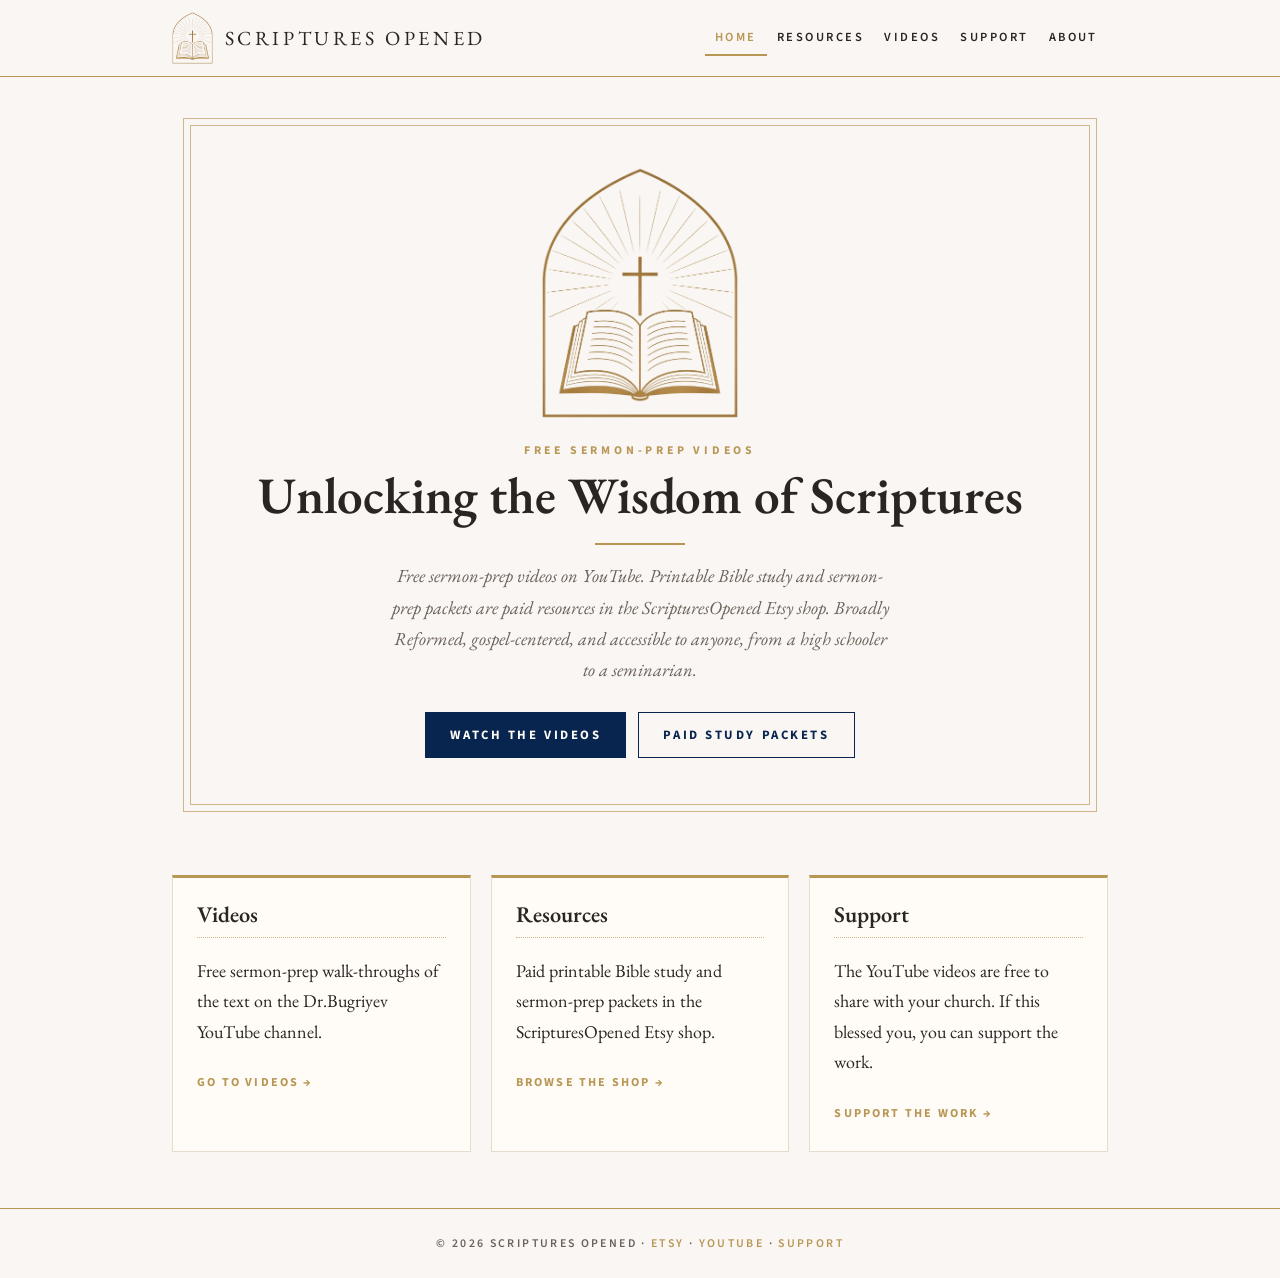
<file: index.html>
<!doctype html><html lang="en"><head><meta charset="utf-8"><meta name="viewport" content="width=device-width,initial-scale=1"><title>Scriptures Opened — Unlocking the Wisdom of Scriptures</title><meta name="description" content="Free sermon-prep videos on YouTube. Printable Bible study and sermon-prep packets are paid resources in the ScripturesOpened Etsy shop."><meta name="google-site-verification" content="rvIkJ3cmFPD6bxszU8qhyL5rmLVnvk7jRpYI6cbg39Y"><link rel="icon" href="assets/logo.png"><link rel="preconnect" href="https://fonts.gstatic.com"><link rel="stylesheet" href="https://fonts.googleapis.com/css2?family=EB+Garamond:ital,wght@0,400;0,500;0,600;1,400&family=Source+Sans+3:wght@400;600;700&display=swap"><link rel="stylesheet" href="styles.css"></head><body>
<header><div class="wrap"><a class="brand" href="index.html"><img src="assets/arch_small.png" alt="">Scriptures Opened</a><nav><a href="index.html" aria-current="page">Home</a><a href="resources.html">Resources</a><a href="videos.html">Videos</a><a href="support.html">Support</a><a href="about.html">About</a></nav></div></header>
<div class="hero"><div class="wrap"><img class="lockup" src="assets/arch.png" alt="Scriptures Opened logo"><p class="eyebrow">Free sermon-prep videos</p><h1>Unlocking the Wisdom of Scriptures</h1><p>Free sermon-prep videos on YouTube. Printable Bible study and sermon-prep packets are paid resources in the ScripturesOpened Etsy shop. Broadly Reformed, gospel-centered, and accessible to anyone, from a high schooler to a seminarian.</p><a class="btn" href="videos.html">Watch the videos</a><a class="btn alt" href="resources.html">Paid study packets</a></div></div><main><section><div class="wrap"><div class="cards"><div class="card"><h3>Videos</h3><p>Free sermon-prep walk-throughs of the text on the Dr.Bugriyev YouTube channel.</p><a href="videos.html">Go to videos &rarr;</a></div><div class="card"><h3>Resources</h3><p>Paid printable Bible study and sermon-prep packets in the ScripturesOpened Etsy shop.</p><a href="resources.html">Browse the shop &rarr;</a></div><div class="card"><h3>Support</h3><p>The YouTube videos are free to share with your church. If this blessed you, you can support the work.</p><a href="support.html">Support the work &rarr;</a></div></div></div></section></main>
<footer><div class="wrap">&copy; 2026 Scriptures Opened &middot; <a href="https://www.etsy.com/shop/ScripturesOpened">Etsy</a> &middot; <a href="https://www.youtube.com/@Dr.Bugriyev">YouTube</a> &middot; <a href="https://buymeacoffee.com/scripturesopened">Support</a></div></footer></body></html>
</file>
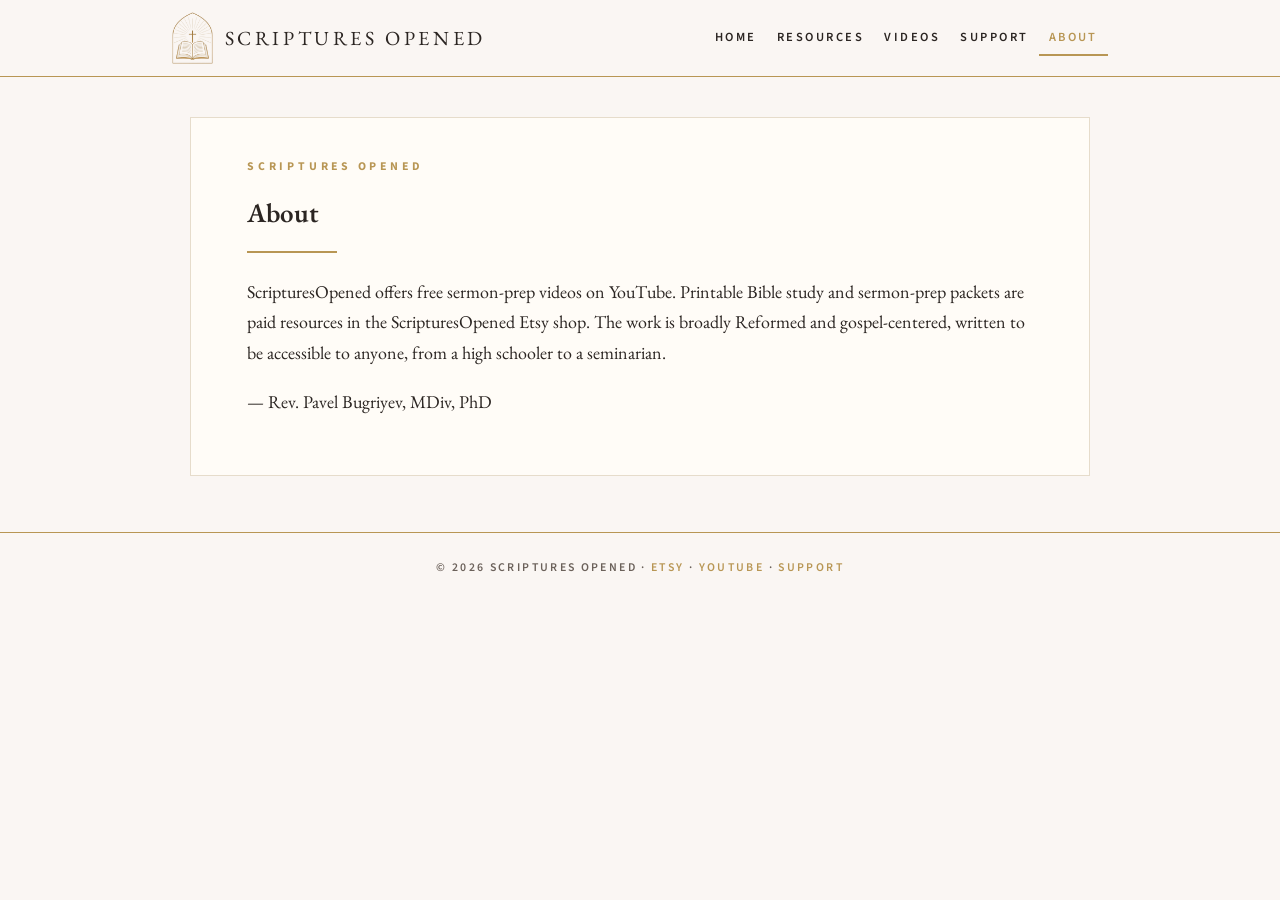
<file: about.html>
<!doctype html><html lang="en"><head><meta charset="utf-8"><meta name="viewport" content="width=device-width,initial-scale=1"><title>About — Scriptures Opened</title><meta name="description" content="Free sermon-prep videos on YouTube. Printable Bible study and sermon-prep packets are paid resources in the ScripturesOpened Etsy shop."><link rel="icon" href="assets/logo.png"><link rel="preconnect" href="https://fonts.gstatic.com"><link rel="stylesheet" href="https://fonts.googleapis.com/css2?family=EB+Garamond:ital,wght@0,400;0,500;0,600;1,400&family=Source+Sans+3:wght@400;600;700&display=swap"><link rel="stylesheet" href="styles.css"></head><body>
<header><div class="wrap"><a class="brand" href="index.html"><img src="assets/arch_small.png" alt="">Scriptures Opened</a><nav><a href="index.html">Home</a><a href="resources.html">Resources</a><a href="videos.html">Videos</a><a href="support.html">Support</a><a href="about.html" aria-current="page">About</a></nav></div></header>
<main><section><div class="wrap sheet"><p class="eyebrow">Scriptures Opened</p><h1>About</h1><hr class="gold"><p>ScripturesOpened offers free sermon-prep videos on YouTube. Printable Bible study and sermon-prep packets are paid resources in the ScripturesOpened Etsy shop. The work is broadly Reformed and gospel-centered, written to be accessible to anyone, from a high schooler to a seminarian.</p><p>&mdash; Rev. Pavel Bugriyev, MDiv, PhD</p></div></section></main>
<footer><div class="wrap">&copy; 2026 Scriptures Opened &middot; <a href="https://www.etsy.com/shop/ScripturesOpened">Etsy</a> &middot; <a href="https://www.youtube.com/@Dr.Bugriyev">YouTube</a> &middot; <a href="https://buymeacoffee.com/scripturesopened">Support</a></div></footer></body></html>
</file>
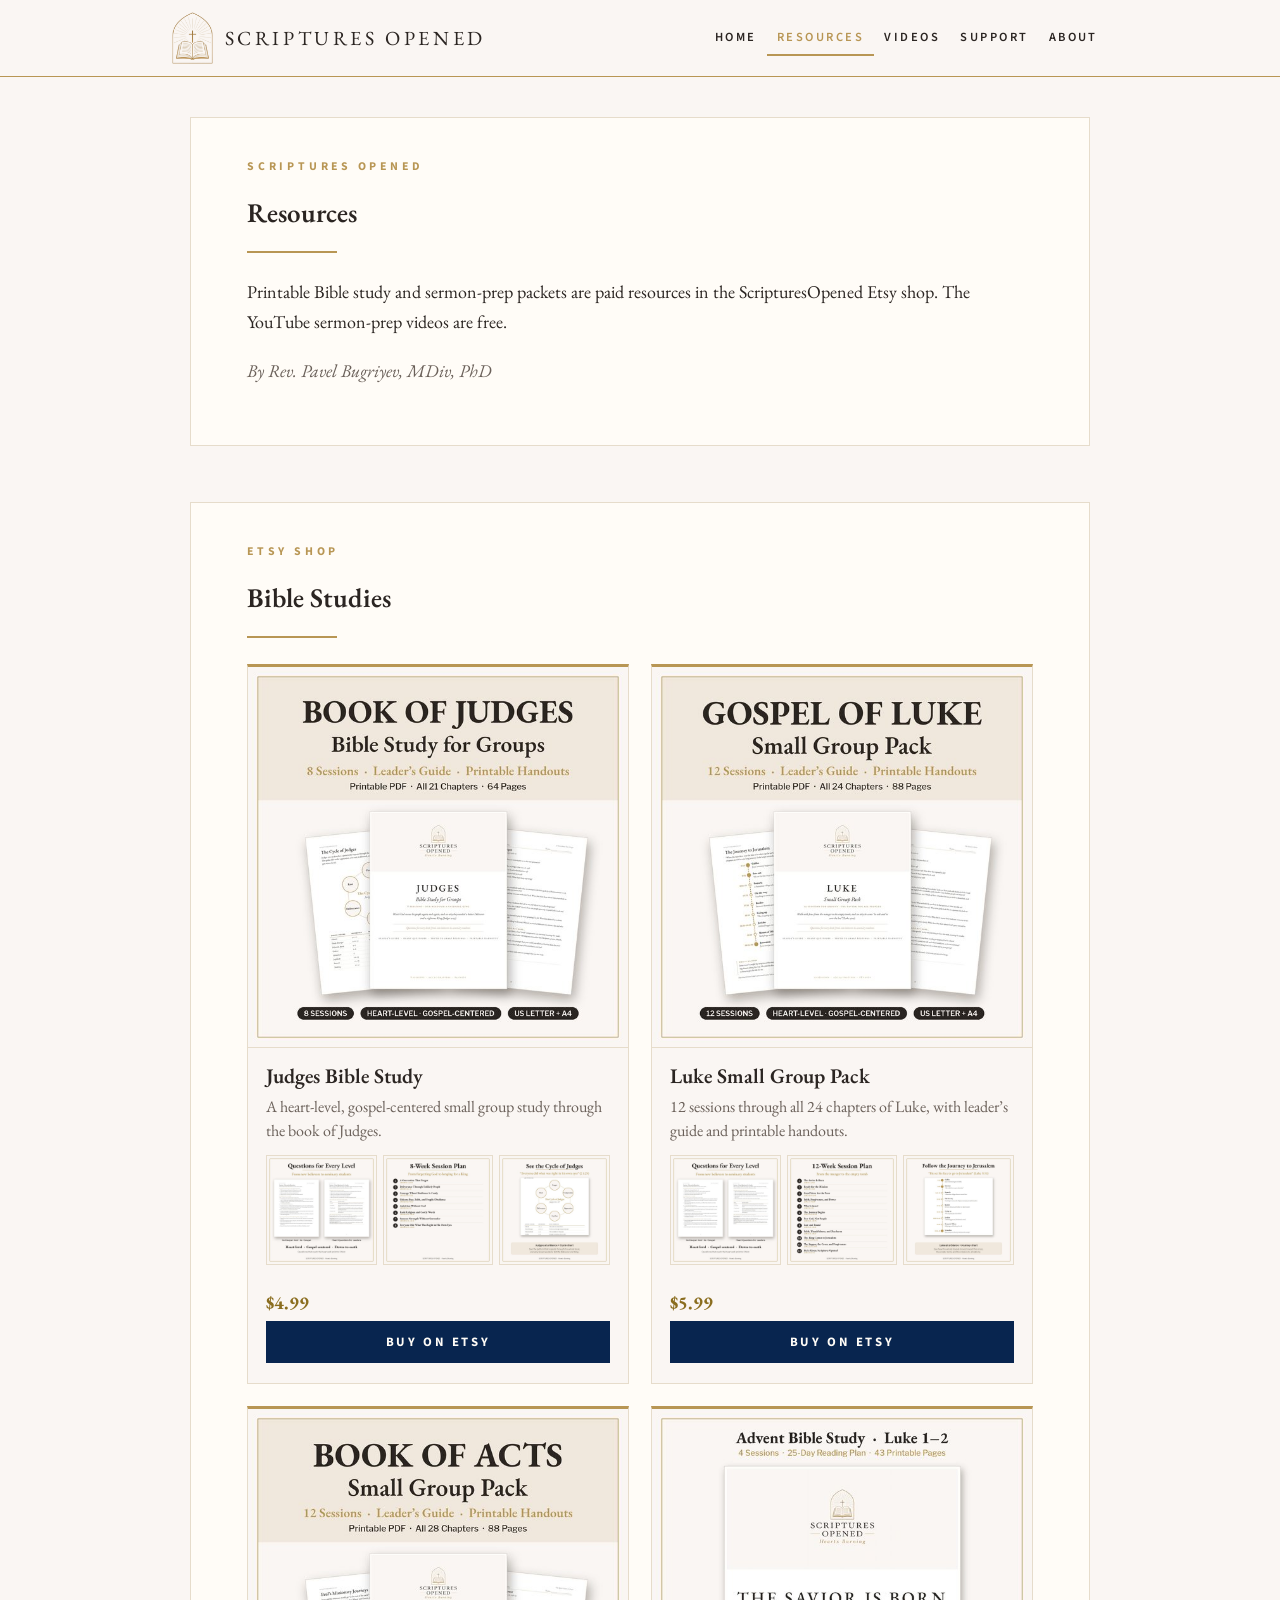
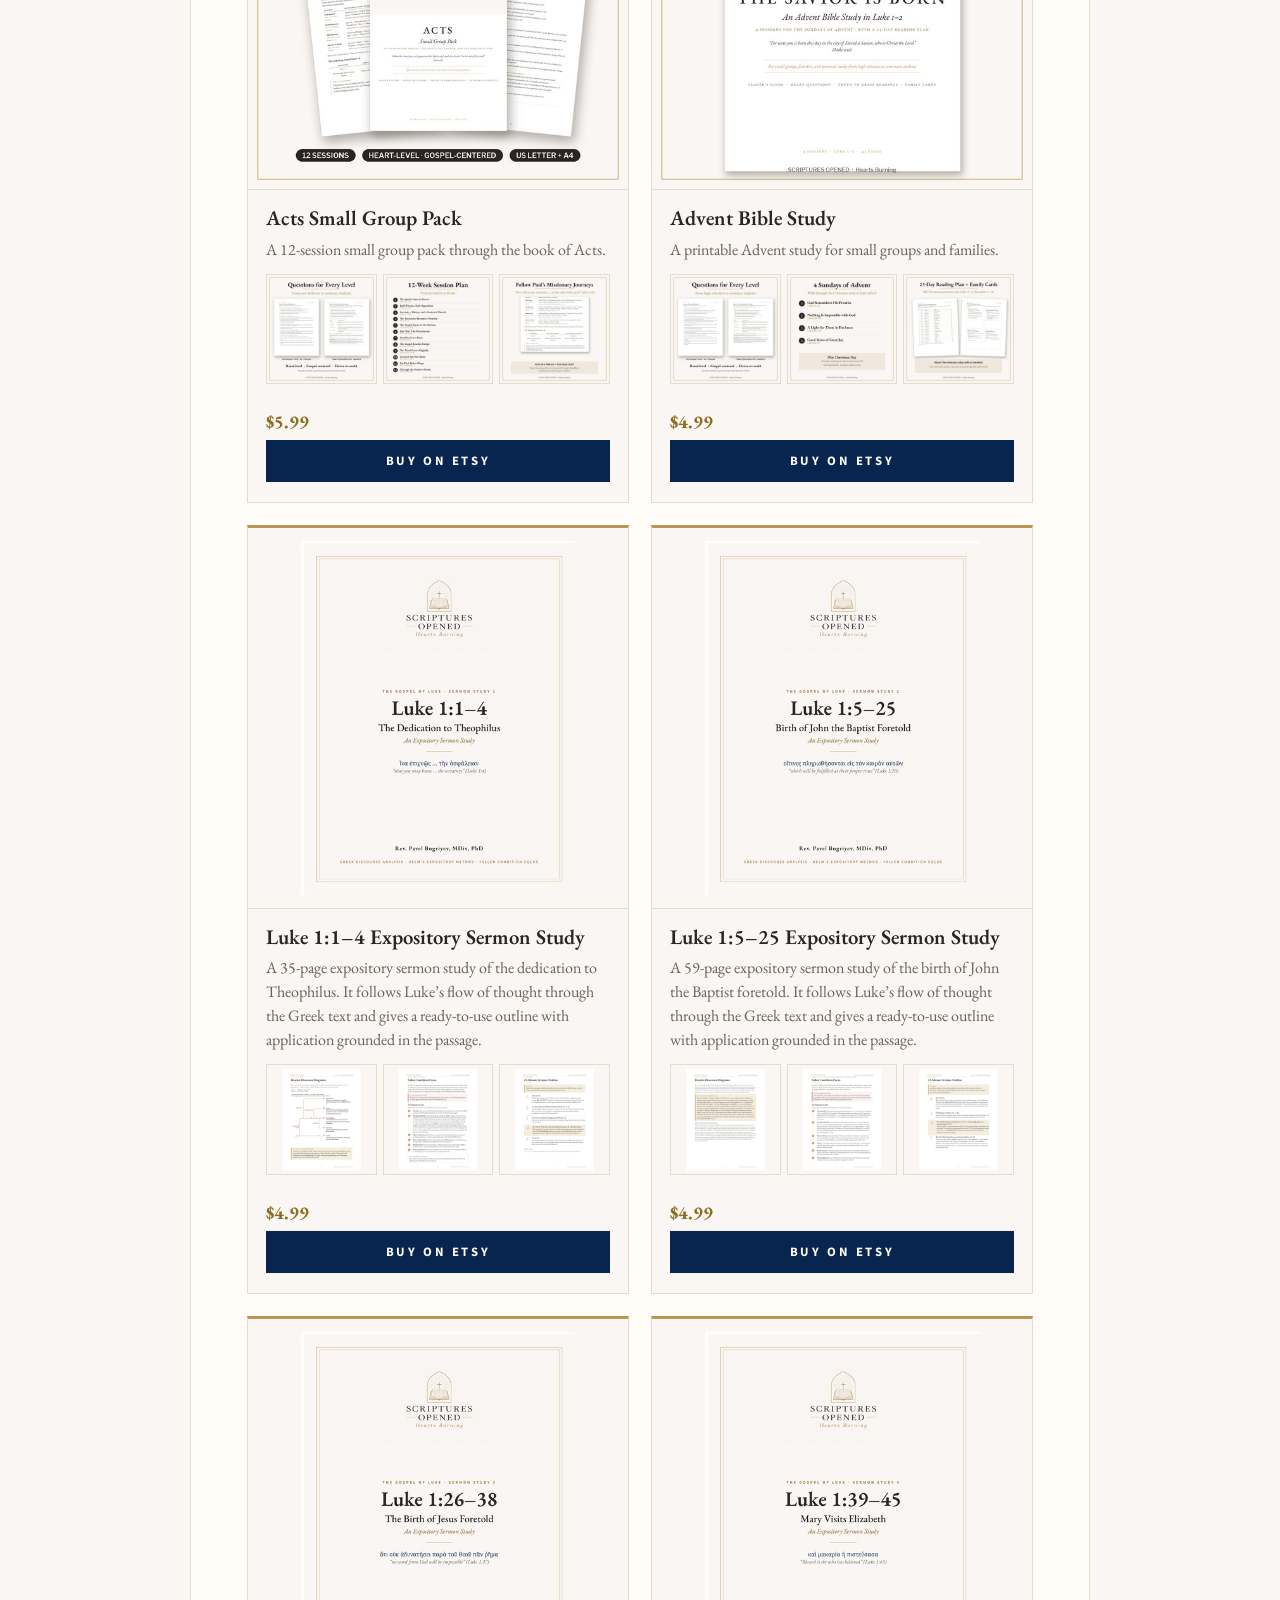
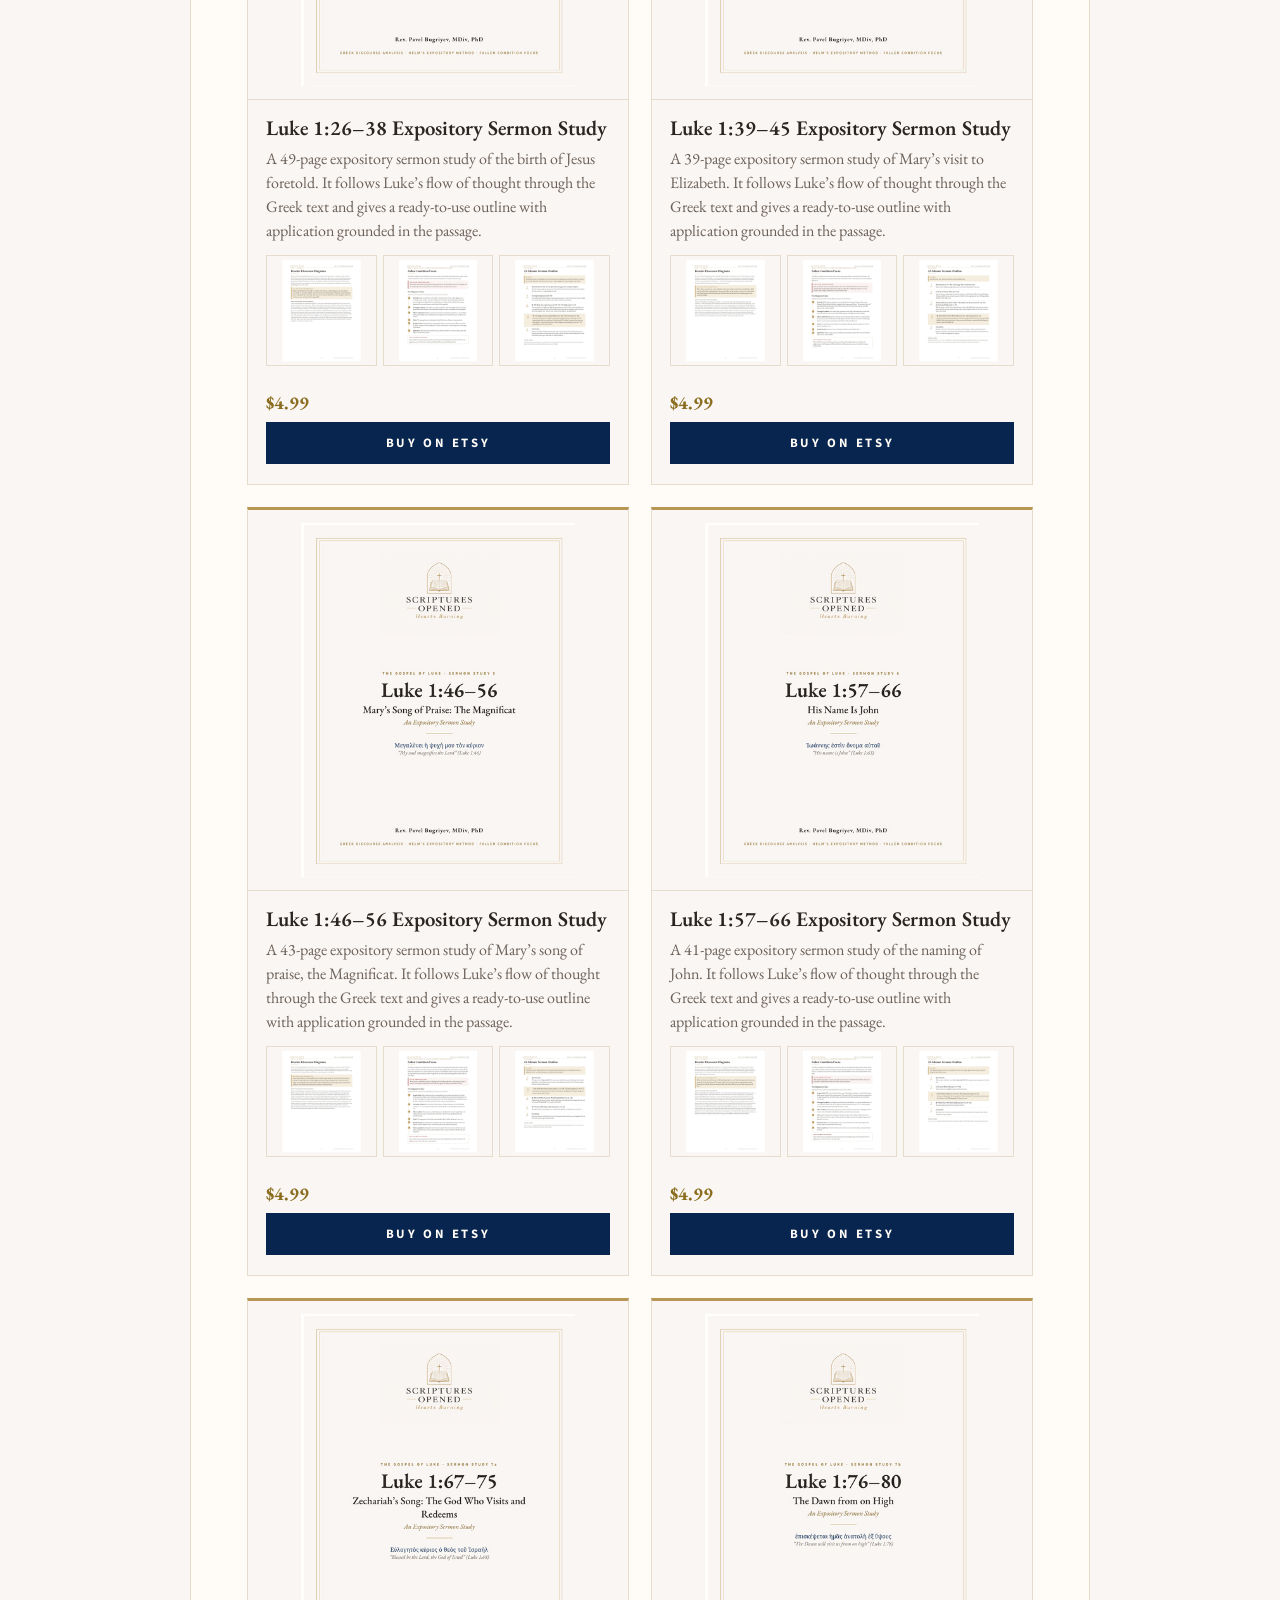
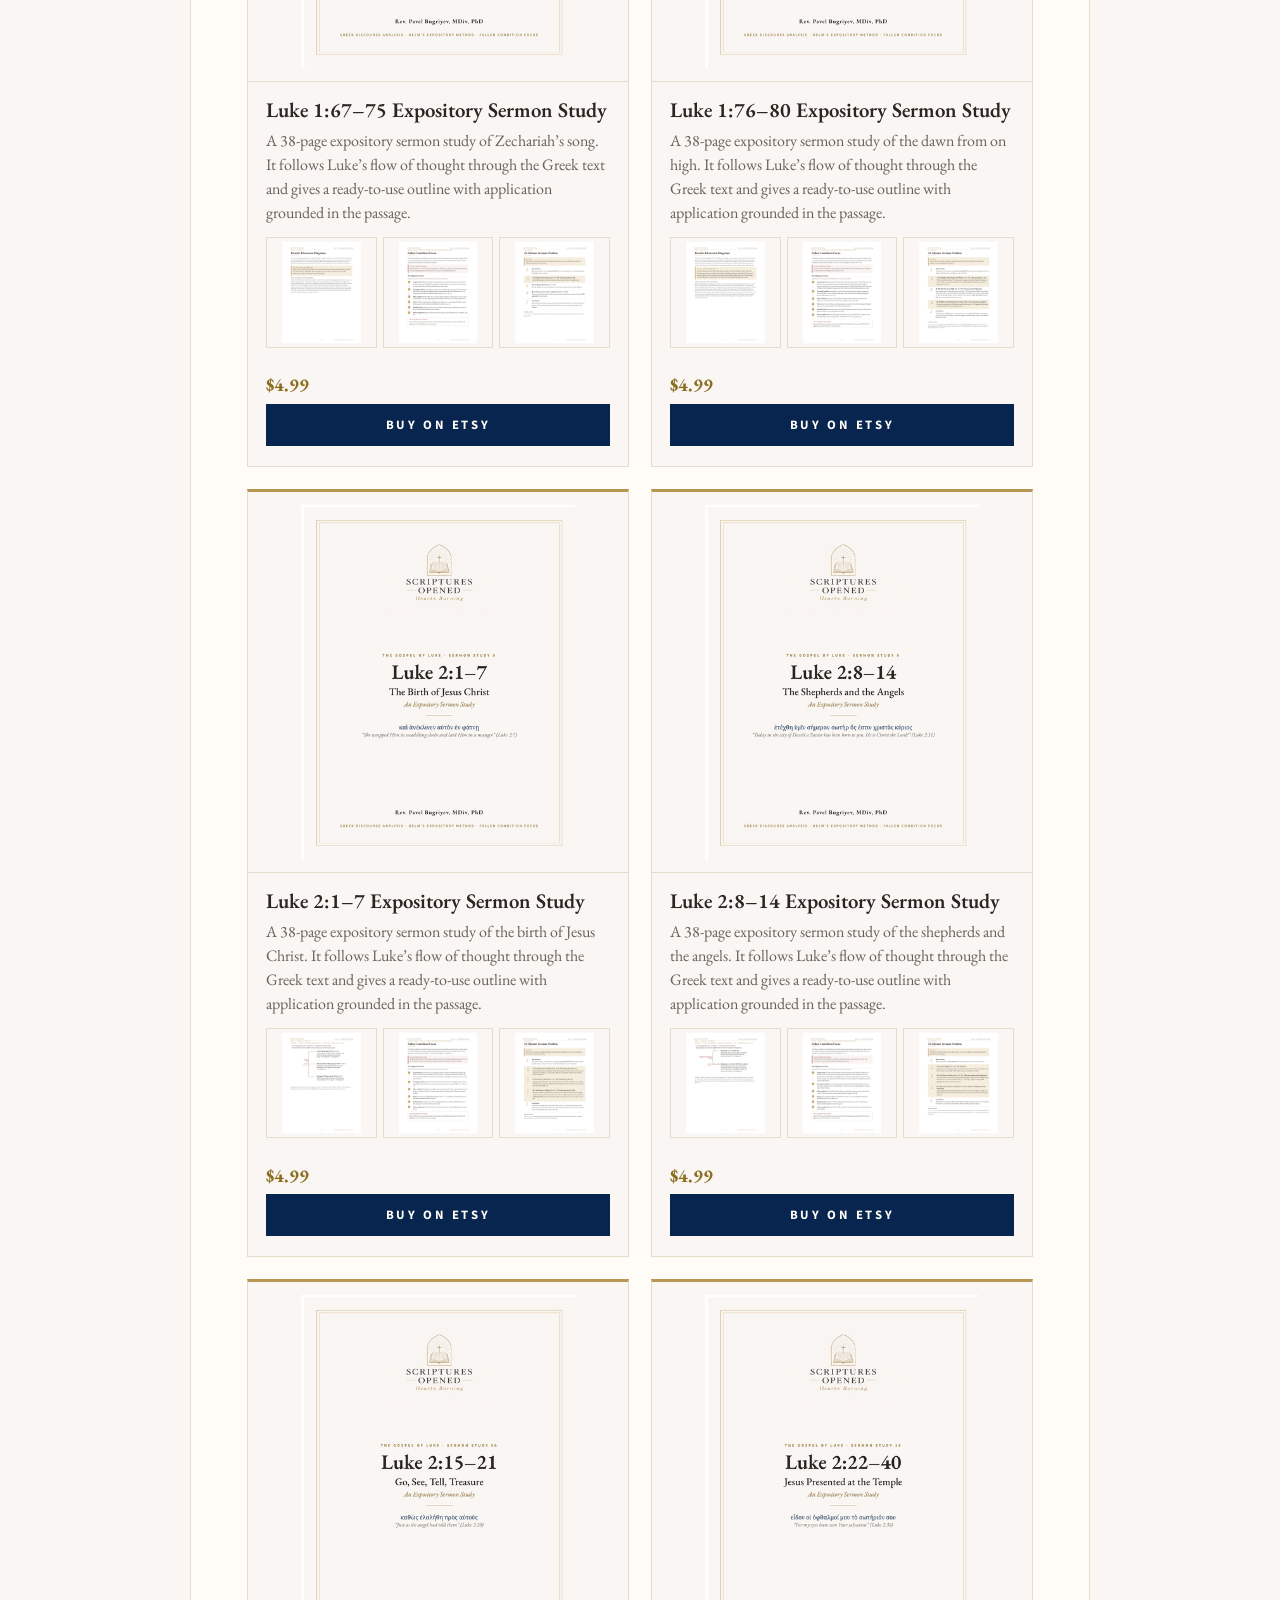
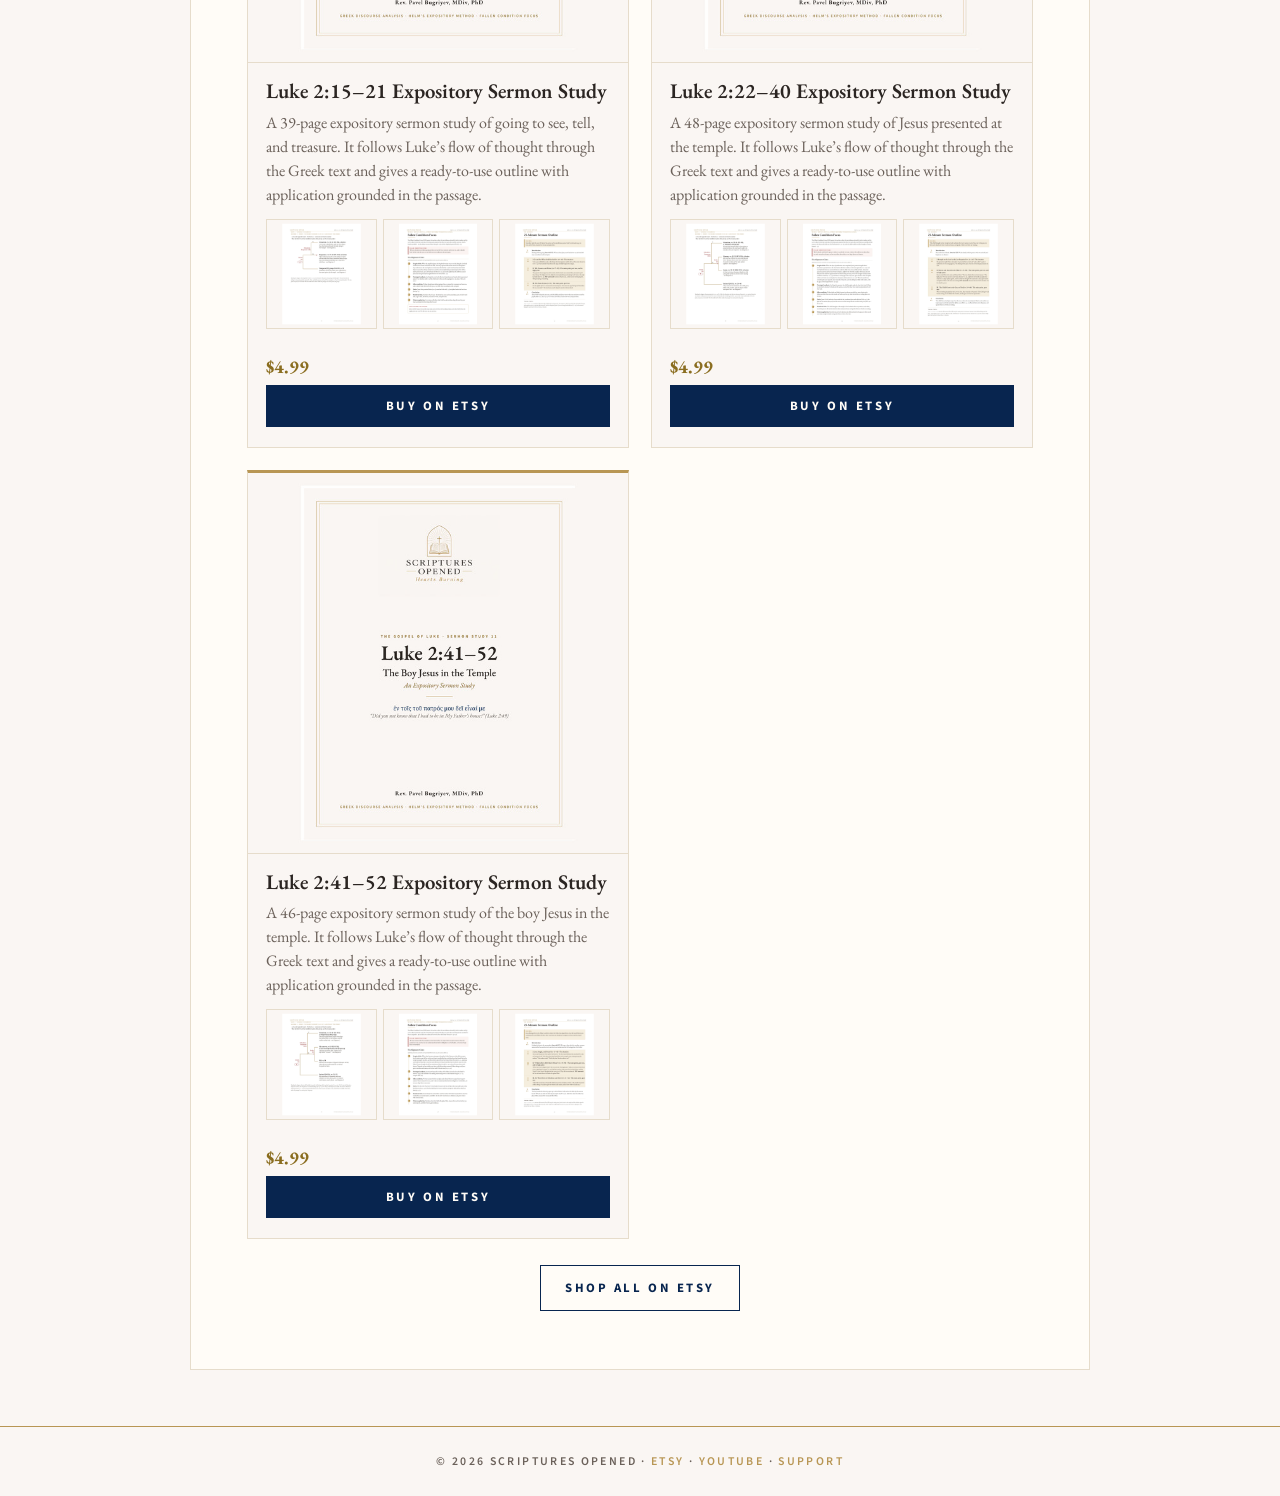
<file: resources.html>
<!doctype html><html lang="en"><head><meta charset="utf-8"><meta name="viewport" content="width=device-width,initial-scale=1"><title>Resources — Scriptures Opened</title><meta name="description" content="Free sermon-prep videos on YouTube. Printable Bible study and sermon-prep packets are paid resources in the ScripturesOpened Etsy shop."><link rel="icon" href="assets/logo.png"><link rel="preconnect" href="https://fonts.gstatic.com"><link rel="stylesheet" href="https://fonts.googleapis.com/css2?family=EB+Garamond:ital,wght@0,400;0,500;0,600;1,400&family=Source+Sans+3:wght@400;600;700&display=swap"><link rel="stylesheet" href="styles.css"></head><body>
<header><div class="wrap"><a class="brand" href="index.html"><img src="assets/arch_small.png" alt="">Scriptures Opened</a><nav><a href="index.html">Home</a><a href="resources.html" aria-current="page">Resources</a><a href="videos.html">Videos</a><a href="support.html">Support</a><a href="about.html">About</a></nav></div></header>
<main><section><div class="wrap sheet"><p class="eyebrow">Scriptures Opened</p><h1>Resources</h1><hr class="gold"><p>Printable Bible study and sermon-prep packets are paid resources in the ScripturesOpened Etsy shop. The YouTube sermon-prep videos are free.</p><p class="byline">By Rev. Pavel Bugriyev, MDiv, PhD</p></div></section>
<section style="padding-top:0"><div class="wrap sheet"><p class="eyebrow">Etsy Shop</p><h2>Bible Studies</h2><hr class="gold"><div class="products">
<article class="product"><img src="assets/products/judges.jpg" alt="Judges Bible Study cover" loading="lazy" width="600"><div class="body"><h3>Judges Bible Study</h3><p>A heart-level, gospel-centered small group study through the book of Judges.</p><div class="previews"><img src="assets/products/judges_s1.jpg" alt="Judges Bible Study sample page 1" loading="lazy" width="600"><img src="assets/products/judges_s2.jpg" alt="Judges Bible Study sample page 2" loading="lazy" width="600"><img src="assets/products/judges_s3.jpg" alt="Judges Bible Study sample page 3" loading="lazy" width="600"></div><p class="price">$4.99</p><a class="btn" href="https://www.etsy.com/listing/4591816580">Buy on Etsy</a></div></article>
<article class="product"><img src="assets/products/luke.jpg" alt="Luke Small Group Pack cover" loading="lazy" width="600"><div class="body"><h3>Luke Small Group Pack</h3><p>12 sessions through all 24 chapters of Luke, with leader&rsquo;s guide and printable handouts.</p><div class="previews"><img src="assets/products/luke_s1.jpg" alt="Luke Small Group Pack sample page 1" loading="lazy" width="600"><img src="assets/products/luke_s2.jpg" alt="Luke Small Group Pack sample page 2" loading="lazy" width="600"><img src="assets/products/luke_s3.jpg" alt="Luke Small Group Pack sample page 3" loading="lazy" width="600"></div><p class="price">$5.99</p><a class="btn" href="https://www.etsy.com/listing/4598847993">Buy on Etsy</a></div></article>
<article class="product"><img src="assets/products/acts.jpg" alt="Acts Small Group Pack cover" loading="lazy" width="600"><div class="body"><h3>Acts Small Group Pack</h3><p>A 12-session small group pack through the book of Acts.</p><div class="previews"><img src="assets/products/acts_s1.jpg" alt="Acts Small Group Pack sample page 1" loading="lazy" width="600"><img src="assets/products/acts_s2.jpg" alt="Acts Small Group Pack sample page 2" loading="lazy" width="600"><img src="assets/products/acts_s3.jpg" alt="Acts Small Group Pack sample page 3" loading="lazy" width="600"></div><p class="price">$5.99</p><a class="btn" href="https://www.etsy.com/listing/4600635449/acts-bible-study-small-group-pack-12">Buy on Etsy</a></div></article>
<article class="product"><img src="assets/products/advent.jpg" alt="Advent Bible Study cover" loading="lazy" width="600"><div class="body"><h3>Advent Bible Study</h3><p>A printable Advent study for small groups and families.</p><div class="previews"><img src="assets/products/advent_s1.jpg" alt="Advent Bible Study sample page 1" loading="lazy" width="600"><img src="assets/products/advent_s2.jpg" alt="Advent Bible Study sample page 2" loading="lazy" width="600"><img src="assets/products/advent_s3.jpg" alt="Advent Bible Study sample page 3" loading="lazy" width="600"></div><p class="price">$4.99</p><a class="btn" href="https://www.etsy.com/listing/4603633187">Buy on Etsy</a></div></article>
<article class="product"><img src="assets/products/luke_sermon_1_1-4.jpg" alt="Partial title-page preview of the 35-page Luke 1:1&ndash;4 Expository Sermon Study" loading="lazy" width="600"><div class="body"><h3>Luke 1:1&ndash;4 Expository Sermon Study</h3><p>A 35-page expository sermon study of the dedication to Theophilus. It follows Luke&rsquo;s flow of thought through the Greek text and gives a ready-to-use outline with application grounded in the passage.</p><div class="previews"><img src="assets/products/luke_sermon_1_1-4_s1.jpg" alt="Partial preview of the Luke 1:1&ndash;4 sermon study: bracket discourse diagram" loading="lazy" width="600"><img src="assets/products/luke_sermon_1_1-4_s2.jpg" alt="Partial preview of the Luke 1:1&ndash;4 sermon study: passage focus and application" loading="lazy" width="600"><img src="assets/products/luke_sermon_1_1-4_s3.jpg" alt="Partial preview of the Luke 1:1&ndash;4 sermon study: sermon outline" loading="lazy" width="600"></div><p class="price">$4.99</p><a class="btn" href="https://www.etsy.com/listing/4610989529/luke-11-4-expository-sermon-study-pdf">Buy on Etsy</a></div></article>
<article class="product"><img src="assets/products/luke_sermon_1_5-25.jpg" alt="Partial title-page preview of the 59-page Luke 1:5&ndash;25 Expository Sermon Study" loading="lazy" width="600"><div class="body"><h3>Luke 1:5&ndash;25 Expository Sermon Study</h3><p>A 59-page expository sermon study of the birth of John the Baptist foretold. It follows Luke&rsquo;s flow of thought through the Greek text and gives a ready-to-use outline with application grounded in the passage.</p><div class="previews"><img src="assets/products/luke_sermon_1_5-25_s1.jpg" alt="Partial preview of the Luke 1:5&ndash;25 sermon study: bracket discourse diagram" loading="lazy" width="600"><img src="assets/products/luke_sermon_1_5-25_s2.jpg" alt="Partial preview of the Luke 1:5&ndash;25 sermon study: passage focus and application" loading="lazy" width="600"><img src="assets/products/luke_sermon_1_5-25_s3.jpg" alt="Partial preview of the Luke 1:5&ndash;25 sermon study: sermon outline" loading="lazy" width="600"></div><p class="price">$4.99</p><a class="btn" href="https://www.etsy.com/listing/4610990713/luke-15-25-expository-sermon-study-pdf">Buy on Etsy</a></div></article>
<article class="product"><img src="assets/products/luke_sermon_1_26-38.jpg" alt="Partial title-page preview of the 49-page Luke 1:26&ndash;38 Expository Sermon Study" loading="lazy" width="600"><div class="body"><h3>Luke 1:26&ndash;38 Expository Sermon Study</h3><p>A 49-page expository sermon study of the birth of Jesus foretold. It follows Luke&rsquo;s flow of thought through the Greek text and gives a ready-to-use outline with application grounded in the passage.</p><div class="previews"><img src="assets/products/luke_sermon_1_26-38_s1.jpg" alt="Partial preview of the Luke 1:26&ndash;38 sermon study: bracket discourse diagram" loading="lazy" width="600"><img src="assets/products/luke_sermon_1_26-38_s2.jpg" alt="Partial preview of the Luke 1:26&ndash;38 sermon study: passage focus and application" loading="lazy" width="600"><img src="assets/products/luke_sermon_1_26-38_s3.jpg" alt="Partial preview of the Luke 1:26&ndash;38 sermon study: sermon outline" loading="lazy" width="600"></div><p class="price">$4.99</p><a class="btn" href="https://www.etsy.com/listing/4610991435/luke-126-38-expository-sermon-study-pdf">Buy on Etsy</a></div></article>
<article class="product"><img src="assets/products/luke_sermon_1_39-45.jpg" alt="Partial title-page preview of the 39-page Luke 1:39&ndash;45 Expository Sermon Study" loading="lazy" width="600"><div class="body"><h3>Luke 1:39&ndash;45 Expository Sermon Study</h3><p>A 39-page expository sermon study of Mary&rsquo;s visit to Elizabeth. It follows Luke&rsquo;s flow of thought through the Greek text and gives a ready-to-use outline with application grounded in the passage.</p><div class="previews"><img src="assets/products/luke_sermon_1_39-45_s1.jpg" alt="Partial preview of the Luke 1:39&ndash;45 sermon study: bracket discourse diagram" loading="lazy" width="600"><img src="assets/products/luke_sermon_1_39-45_s2.jpg" alt="Partial preview of the Luke 1:39&ndash;45 sermon study: passage focus and application" loading="lazy" width="600"><img src="assets/products/luke_sermon_1_39-45_s3.jpg" alt="Partial preview of the Luke 1:39&ndash;45 sermon study: sermon outline" loading="lazy" width="600"></div><p class="price">$4.99</p><a class="btn" href="https://www.etsy.com/listing/4611406665/luke-139-45-expository-sermon-study-pdf">Buy on Etsy</a></div></article>
<article class="product"><img src="assets/products/luke_sermon_1_46-56.jpg" alt="Partial title-page preview of the 43-page Luke 1:46&ndash;56 Expository Sermon Study" loading="lazy" width="600"><div class="body"><h3>Luke 1:46&ndash;56 Expository Sermon Study</h3><p>A 43-page expository sermon study of Mary&rsquo;s song of praise, the Magnificat. It follows Luke&rsquo;s flow of thought through the Greek text and gives a ready-to-use outline with application grounded in the passage.</p><div class="previews"><img src="assets/products/luke_sermon_1_46-56_s1.jpg" alt="Partial preview of the Luke 1:46&ndash;56 sermon study: bracket discourse diagram" loading="lazy" width="600"><img src="assets/products/luke_sermon_1_46-56_s2.jpg" alt="Partial preview of the Luke 1:46&ndash;56 sermon study: passage focus and application" loading="lazy" width="600"><img src="assets/products/luke_sermon_1_46-56_s3.jpg" alt="Partial preview of the Luke 1:46&ndash;56 sermon study: sermon outline" loading="lazy" width="600"></div><p class="price">$4.99</p><a class="btn" href="https://www.etsy.com/listing/4611426808/luke-146-56-expository-sermon-study-pdf">Buy on Etsy</a></div></article>
<article class="product"><img src="assets/products/luke_sermon_1_57-66.jpg" alt="Partial title-page preview of the 41-page Luke 1:57&ndash;66 Expository Sermon Study" loading="lazy" width="600"><div class="body"><h3>Luke 1:57&ndash;66 Expository Sermon Study</h3><p>A 41-page expository sermon study of the naming of John. It follows Luke&rsquo;s flow of thought through the Greek text and gives a ready-to-use outline with application grounded in the passage.</p><div class="previews"><img src="assets/products/luke_sermon_1_57-66_s1.jpg" alt="Partial preview of the Luke 1:57&ndash;66 sermon study: bracket discourse diagram" loading="lazy" width="600"><img src="assets/products/luke_sermon_1_57-66_s2.jpg" alt="Partial preview of the Luke 1:57&ndash;66 sermon study: passage focus and application" loading="lazy" width="600"><img src="assets/products/luke_sermon_1_57-66_s3.jpg" alt="Partial preview of the Luke 1:57&ndash;66 sermon study: sermon outline" loading="lazy" width="600"></div><p class="price">$4.99</p><a class="btn" href="https://www.etsy.com/listing/4611410373/luke-157-66-expository-sermon-study-pdf">Buy on Etsy</a></div></article>
<article class="product"><img src="assets/products/luke_sermon_1_67-75.jpg" alt="Partial title-page preview of the 38-page Luke 1:67&ndash;75 Expository Sermon Study" loading="lazy" width="600"><div class="body"><h3>Luke 1:67&ndash;75 Expository Sermon Study</h3><p>A 38-page expository sermon study of Zechariah&rsquo;s song. It follows Luke&rsquo;s flow of thought through the Greek text and gives a ready-to-use outline with application grounded in the passage.</p><div class="previews"><img src="assets/products/luke_sermon_1_67-75_s1.jpg" alt="Partial preview of the Luke 1:67&ndash;75 sermon study: bracket discourse diagram" loading="lazy" width="600"><img src="assets/products/luke_sermon_1_67-75_s2.jpg" alt="Partial preview of the Luke 1:67&ndash;75 sermon study: passage focus and application" loading="lazy" width="600"><img src="assets/products/luke_sermon_1_67-75_s3.jpg" alt="Partial preview of the Luke 1:67&ndash;75 sermon study: sermon outline" loading="lazy" width="600"></div><p class="price">$4.99</p><a class="btn" href="https://www.etsy.com/listing/4611412571/luke-167-75-expository-sermon-study-pdf">Buy on Etsy</a></div></article>
<article class="product"><img src="assets/products/luke_sermon_1_76-80.jpg" alt="Partial title-page preview of the 38-page Luke 1:76&ndash;80 Expository Sermon Study" loading="lazy" width="600"><div class="body"><h3>Luke 1:76&ndash;80 Expository Sermon Study</h3><p>A 38-page expository sermon study of the dawn from on high. It follows Luke&rsquo;s flow of thought through the Greek text and gives a ready-to-use outline with application grounded in the passage.</p><div class="previews"><img src="assets/products/luke_sermon_1_76-80_s1.jpg" alt="Partial preview of the Luke 1:76&ndash;80 sermon study: bracket discourse diagram" loading="lazy" width="600"><img src="assets/products/luke_sermon_1_76-80_s2.jpg" alt="Partial preview of the Luke 1:76&ndash;80 sermon study: passage focus and application" loading="lazy" width="600"><img src="assets/products/luke_sermon_1_76-80_s3.jpg" alt="Partial preview of the Luke 1:76&ndash;80 sermon study: sermon outline" loading="lazy" width="600"></div><p class="price">$4.99</p><a class="btn" href="https://www.etsy.com/listing/4611431830/luke-176-80-expository-sermon-study-pdf">Buy on Etsy</a></div></article>
<article class="product"><img src="assets/products/luke_sermon_2_1-7.jpg" alt="Partial title-page preview of the 38-page Luke 2:1&ndash;7 Expository Sermon Study" loading="lazy" width="600"><div class="body"><h3>Luke 2:1&ndash;7 Expository Sermon Study</h3><p>A 38-page expository sermon study of the birth of Jesus Christ. It follows Luke&rsquo;s flow of thought through the Greek text and gives a ready-to-use outline with application grounded in the passage.</p><div class="previews"><img src="assets/products/luke_sermon_2_1-7_s1.jpg" alt="Partial preview of the Luke 2:1&ndash;7 sermon study: bracket discourse diagram" loading="lazy" width="600"><img src="assets/products/luke_sermon_2_1-7_s2.jpg" alt="Partial preview of the Luke 2:1&ndash;7 sermon study: passage focus and application" loading="lazy" width="600"><img src="assets/products/luke_sermon_2_1-7_s3.jpg" alt="Partial preview of the Luke 2:1&ndash;7 sermon study: sermon outline" loading="lazy" width="600"></div><p class="price">$4.99</p><a class="btn" href="https://www.etsy.com/listing/4611433106/luke-21-7-expository-sermon-study-pdf">Buy on Etsy</a></div></article>
<article class="product"><img src="assets/products/luke_sermon_2_8-14.jpg" alt="Partial title-page preview of the 38-page Luke 2:8&ndash;14 Expository Sermon Study" loading="lazy" width="600"><div class="body"><h3>Luke 2:8&ndash;14 Expository Sermon Study</h3><p>A 38-page expository sermon study of the shepherds and the angels. It follows Luke&rsquo;s flow of thought through the Greek text and gives a ready-to-use outline with application grounded in the passage.</p><div class="previews"><img src="assets/products/luke_sermon_2_8-14_s1.jpg" alt="Partial preview of the Luke 2:8&ndash;14 sermon study: bracket discourse diagram" loading="lazy" width="600"><img src="assets/products/luke_sermon_2_8-14_s2.jpg" alt="Partial preview of the Luke 2:8&ndash;14 sermon study: passage focus and application" loading="lazy" width="600"><img src="assets/products/luke_sermon_2_8-14_s3.jpg" alt="Partial preview of the Luke 2:8&ndash;14 sermon study: sermon outline" loading="lazy" width="600"></div><p class="price">$4.99</p><a class="btn" href="https://www.etsy.com/listing/4611418001/luke-28-14-expository-sermon-study-pdf">Buy on Etsy</a></div></article>
<article class="product"><img src="assets/products/luke_sermon_2_15-21.jpg" alt="Partial title-page preview of the 39-page Luke 2:15&ndash;21 Expository Sermon Study" loading="lazy" width="600"><div class="body"><h3>Luke 2:15&ndash;21 Expository Sermon Study</h3><p>A 39-page expository sermon study of going to see, tell, and treasure. It follows Luke&rsquo;s flow of thought through the Greek text and gives a ready-to-use outline with application grounded in the passage.</p><div class="previews"><img src="assets/products/luke_sermon_2_15-21_s1.jpg" alt="Partial preview of the Luke 2:15&ndash;21 sermon study: bracket discourse diagram" loading="lazy" width="600"><img src="assets/products/luke_sermon_2_15-21_s2.jpg" alt="Partial preview of the Luke 2:15&ndash;21 sermon study: passage focus and application" loading="lazy" width="600"><img src="assets/products/luke_sermon_2_15-21_s3.jpg" alt="Partial preview of the Luke 2:15&ndash;21 sermon study: sermon outline" loading="lazy" width="600"></div><p class="price">$4.99</p><a class="btn" href="https://www.etsy.com/listing/4611419309/luke-215-21-expository-sermon-study-pdf">Buy on Etsy</a></div></article>
<article class="product"><img src="assets/products/luke_sermon_2_22-40.jpg" alt="Partial title-page preview of the 48-page Luke 2:22&ndash;40 Expository Sermon Study" loading="lazy" width="600"><div class="body"><h3>Luke 2:22&ndash;40 Expository Sermon Study</h3><p>A 48-page expository sermon study of Jesus presented at the temple. It follows Luke&rsquo;s flow of thought through the Greek text and gives a ready-to-use outline with application grounded in the passage.</p><div class="previews"><img src="assets/products/luke_sermon_2_22-40_s1.jpg" alt="Partial preview of the Luke 2:22&ndash;40 sermon study: bracket discourse diagram" loading="lazy" width="600"><img src="assets/products/luke_sermon_2_22-40_s2.jpg" alt="Partial preview of the Luke 2:22&ndash;40 sermon study: passage focus and application" loading="lazy" width="600"><img src="assets/products/luke_sermon_2_22-40_s3.jpg" alt="Partial preview of the Luke 2:22&ndash;40 sermon study: sermon outline" loading="lazy" width="600"></div><p class="price">$4.99</p><a class="btn" href="https://www.etsy.com/listing/4626521345/luke-222-40-expository-sermon-study-pdf">Buy on Etsy</a></div></article>
<article class="product"><img src="assets/products/luke_sermon_2_41-52.jpg" alt="Partial title-page preview of the 46-page Luke 2:41&ndash;52 Expository Sermon Study" loading="lazy" width="600"><div class="body"><h3>Luke 2:41&ndash;52 Expository Sermon Study</h3><p>A 46-page expository sermon study of the boy Jesus in the temple. It follows Luke&rsquo;s flow of thought through the Greek text and gives a ready-to-use outline with application grounded in the passage.</p><div class="previews"><img src="assets/products/luke_sermon_2_41-52_s1.jpg" alt="Partial preview of the Luke 2:41&ndash;52 sermon study: bracket discourse diagram" loading="lazy" width="600"><img src="assets/products/luke_sermon_2_41-52_s2.jpg" alt="Partial preview of the Luke 2:41&ndash;52 sermon study: passage focus and application" loading="lazy" width="600"><img src="assets/products/luke_sermon_2_41-52_s3.jpg" alt="Partial preview of the Luke 2:41&ndash;52 sermon study: sermon outline" loading="lazy" width="600"></div><p class="price">$4.99</p><a class="btn" href="https://www.etsy.com/listing/4611438882/luke-241-52-expository-sermon-study-pdf">Buy on Etsy</a></div></article>
</div><p class="shopall"><a class="btn alt" href="https://www.etsy.com/shop/ScripturesOpened">Shop all on Etsy</a></p></div></section></main>
<footer><div class="wrap">&copy; 2026 Scriptures Opened &middot; <a href="https://www.etsy.com/shop/ScripturesOpened">Etsy</a> &middot; <a href="https://www.youtube.com/@Dr.Bugriyev">YouTube</a> &middot; <a href="https://buymeacoffee.com/scripturesopened">Support</a></div></footer></body></html>
</file>
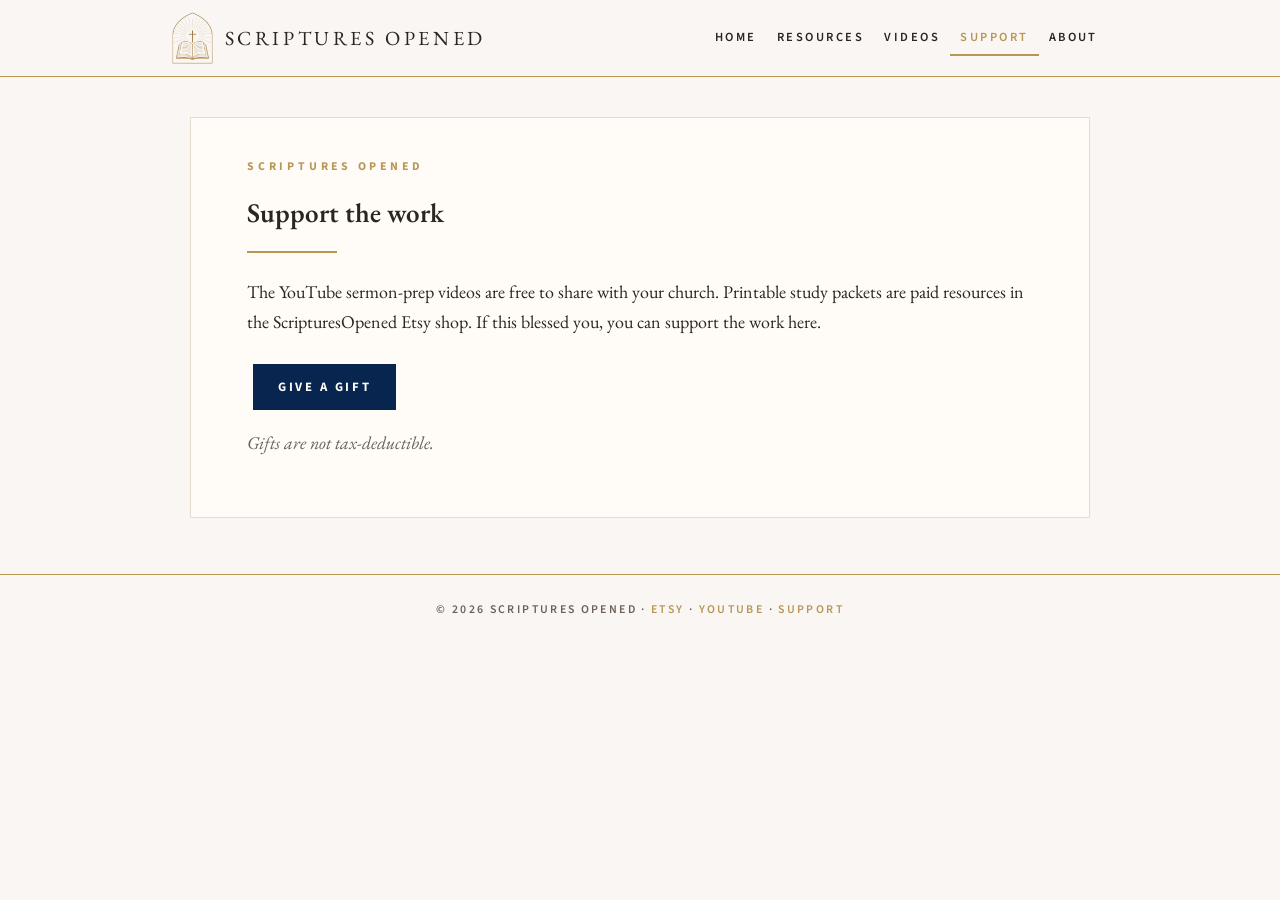
<file: support.html>
<!doctype html><html lang="en"><head><meta charset="utf-8"><meta name="viewport" content="width=device-width,initial-scale=1"><title>Support — Scriptures Opened</title><meta name="description" content="Free sermon-prep videos on YouTube. Printable Bible study and sermon-prep packets are paid resources in the ScripturesOpened Etsy shop."><link rel="icon" href="assets/logo.png"><link rel="preconnect" href="https://fonts.gstatic.com"><link rel="stylesheet" href="https://fonts.googleapis.com/css2?family=EB+Garamond:ital,wght@0,400;0,500;0,600;1,400&family=Source+Sans+3:wght@400;600;700&display=swap"><link rel="stylesheet" href="styles.css"></head><body>
<header><div class="wrap"><a class="brand" href="index.html"><img src="assets/arch_small.png" alt="">Scriptures Opened</a><nav><a href="index.html">Home</a><a href="resources.html">Resources</a><a href="videos.html">Videos</a><a href="support.html" aria-current="page">Support</a><a href="about.html">About</a></nav></div></header>
<main><section><div class="wrap sheet"><p class="eyebrow">Scriptures Opened</p><h1>Support the work</h1><hr class="gold"><p>The YouTube sermon-prep videos are free to share with your church. Printable study packets are paid resources in the ScripturesOpened Etsy shop. If this blessed you, you can support the work here.</p><a class="btn" href="https://buymeacoffee.com/scripturesopened">Give a gift</a><p class="note" style="margin-top:18px">Gifts are not tax-deductible.</p></div></section></main>
<footer><div class="wrap">&copy; 2026 Scriptures Opened &middot; <a href="https://www.etsy.com/shop/ScripturesOpened">Etsy</a> &middot; <a href="https://www.youtube.com/@Dr.Bugriyev">YouTube</a> &middot; <a href="https://buymeacoffee.com/scripturesopened">Support</a></div></footer></body></html>
</file>
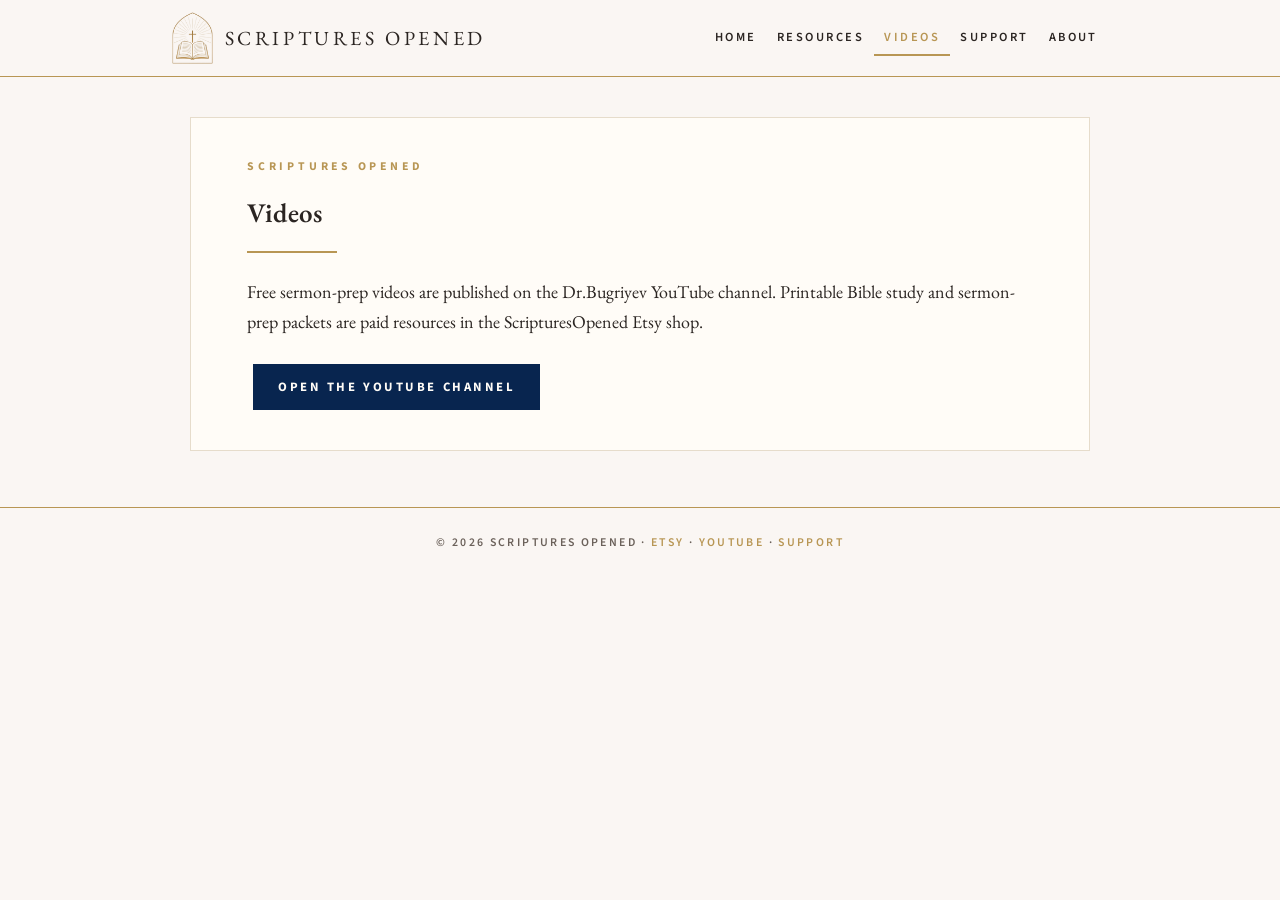
<file: videos.html>
<!doctype html><html lang="en"><head><meta charset="utf-8"><meta name="viewport" content="width=device-width,initial-scale=1"><title>Videos — Scriptures Opened</title><meta name="description" content="Free sermon-prep videos on YouTube. Printable Bible study and sermon-prep packets are paid resources in the ScripturesOpened Etsy shop."><link rel="icon" href="assets/logo.png"><link rel="preconnect" href="https://fonts.gstatic.com"><link rel="stylesheet" href="https://fonts.googleapis.com/css2?family=EB+Garamond:ital,wght@0,400;0,500;0,600;1,400&family=Source+Sans+3:wght@400;600;700&display=swap"><link rel="stylesheet" href="styles.css"></head><body>
<header><div class="wrap"><a class="brand" href="index.html"><img src="assets/arch_small.png" alt="">Scriptures Opened</a><nav><a href="index.html">Home</a><a href="resources.html">Resources</a><a href="videos.html" aria-current="page">Videos</a><a href="support.html">Support</a><a href="about.html">About</a></nav></div></header>
<main><section><div class="wrap sheet"><p class="eyebrow">Scriptures Opened</p><h1>Videos</h1><hr class="gold"><p>Free sermon-prep videos are published on the Dr.Bugriyev YouTube channel. Printable Bible study and sermon-prep packets are paid resources in the ScripturesOpened Etsy shop.</p><a class="btn" href="https://www.youtube.com/@Dr.Bugriyev">Open the YouTube channel</a></div></section></main>
<footer><div class="wrap">&copy; 2026 Scriptures Opened &middot; <a href="https://www.etsy.com/shop/ScripturesOpened">Etsy</a> &middot; <a href="https://www.youtube.com/@Dr.Bugriyev">YouTube</a> &middot; <a href="https://buymeacoffee.com/scripturesopened">Support</a></div></footer></body></html>
</file>
<file: styles.css>
:root{--paper:#FAF6F3;--gold:#B89654;--gold-l:#CFB78B;--ink:#2B2522;--muted:#6b615a;--navy:#08254F;--orange:#D75217;--cream:#FFFCF7;--line:#e6dccb;--serif:"EB Garamond",Garamond,Georgia,serif;--sans:"Source Sans 3","Source Sans Pro",system-ui,sans-serif}
*{box-sizing:border-box}body{margin:0;background:var(--paper);color:var(--ink);font:18px/1.7 var(--serif)}
a{color:var(--navy)}h1,h2,h3{font-family:var(--serif);font-weight:600;color:var(--ink);line-height:1.15}
.wrap{max-width:980px;margin:0 auto;padding:0 22px}
header{background:var(--paper);border-bottom:1px solid var(--gold)}header .wrap{display:flex;align-items:center;justify-content:space-between;flex-wrap:wrap;gap:10px;min-height:76px}
.brand{display:flex;align-items:center;gap:12px;color:var(--ink);text-decoration:none;font-family:var(--serif);font-size:1.25rem;letter-spacing:.18em;text-transform:uppercase}.brand img{height:52px;width:auto}
nav{display:flex;flex-wrap:wrap;max-width:100%}nav a{font:600 .78rem var(--sans);letter-spacing:.2em;text-transform:uppercase;color:var(--ink);text-decoration:none;padding:8px 10px;border-bottom:2px solid transparent}nav a[aria-current]{color:var(--gold);border-bottom-color:var(--gold)}nav a:hover{color:var(--gold)}
.eyebrow{font:700 .74rem var(--sans);letter-spacing:.32em;text-transform:uppercase;color:var(--gold);margin:0 0 .6em}
.hero{padding:48px 0 30px;text-align:center}.hero .wrap{border:1px solid var(--gold-l);outline:1px solid var(--gold-l);outline-offset:6px;background:var(--paper);padding:40px 30px 46px;max-width:900px}
.lockup{width:min(200px,55%);margin:0 auto 22px;display:block}.hero h1{font-size:clamp(2.2rem,5vw,3.2rem);margin:0 0 .3em}
.hero p:not(.eyebrow){max-width:56ch;margin:0 auto 1em;font-style:italic;color:var(--muted);font-size:1.15rem}
.hero h1::after,hr.gold{content:"";display:block;width:90px;height:0;border:0;border-top:2px solid var(--gold);margin:18px auto 0}hr.gold{margin:6px 0 24px}
.btn{display:inline-block;font:700 .8rem var(--sans);letter-spacing:.2em;text-transform:uppercase;background:var(--navy);color:var(--cream);text-decoration:none;padding:13px 24px;margin:8px 6px 0;border:1px solid var(--navy)}.btn.alt{background:transparent;color:var(--navy)}.btn:hover{background:var(--gold);border-color:var(--gold);color:#fff}
main section{padding:40px 0 56px}.sheet{background:var(--cream);border:1px solid var(--line);padding:40px clamp(22px,5vw,56px)!important;max-width:900px}
.cards{display:grid;grid-template-columns:repeat(auto-fit,minmax(240px,1fr));gap:20px}.card{background:var(--cream);border:1px solid var(--line);border-top:3px solid var(--gold);padding:24px}
.card h3{font-size:1.4rem;margin:0 0 .4em;padding-bottom:.4em;border-bottom:1px dotted var(--gold-l)}.card a{font:700 .76rem var(--sans);letter-spacing:.18em;text-transform:uppercase;color:var(--gold);text-decoration:none}
.note{color:var(--muted);font-style:italic}
footer{border-top:1px solid var(--gold);background:var(--paper);color:var(--muted);padding:26px 0;font:600 .74rem var(--sans);letter-spacing:.2em;text-transform:uppercase;text-align:center}footer a{color:var(--gold);text-decoration:none}
.products{display:grid;grid-template-columns:repeat(auto-fit,minmax(min(320px,100%),1fr));gap:22px;margin:26px 0 10px}.product{display:flex;flex-direction:column;background:var(--paper);border:1px solid var(--line);border-top:3px solid var(--gold)}.product img{display:block;width:100%;height:auto;border-bottom:1px solid var(--line)}.product .body{padding:16px 18px 20px;display:flex;flex-direction:column;flex:1}.product h3{font-size:1.3rem;margin:0 0 .35em}.product p{margin:0 0 12px;font-size:1rem;line-height:1.5;color:var(--muted);flex:1}.product .btn{margin:0;text-align:center;padding:11px 16px}.byline{font-style:italic;color:var(--muted)}.shopall{text-align:center;margin-top:18px}
.previews{display:grid;grid-template-columns:repeat(3,1fr);gap:6px;margin:0 0 14px}.previews img{width:100%;height:auto;border:1px solid var(--line);display:block}
.product .price{font-weight:700;font-size:1.15rem;color:#8a6d1f;margin:.6rem 0 .3rem}
</file>
